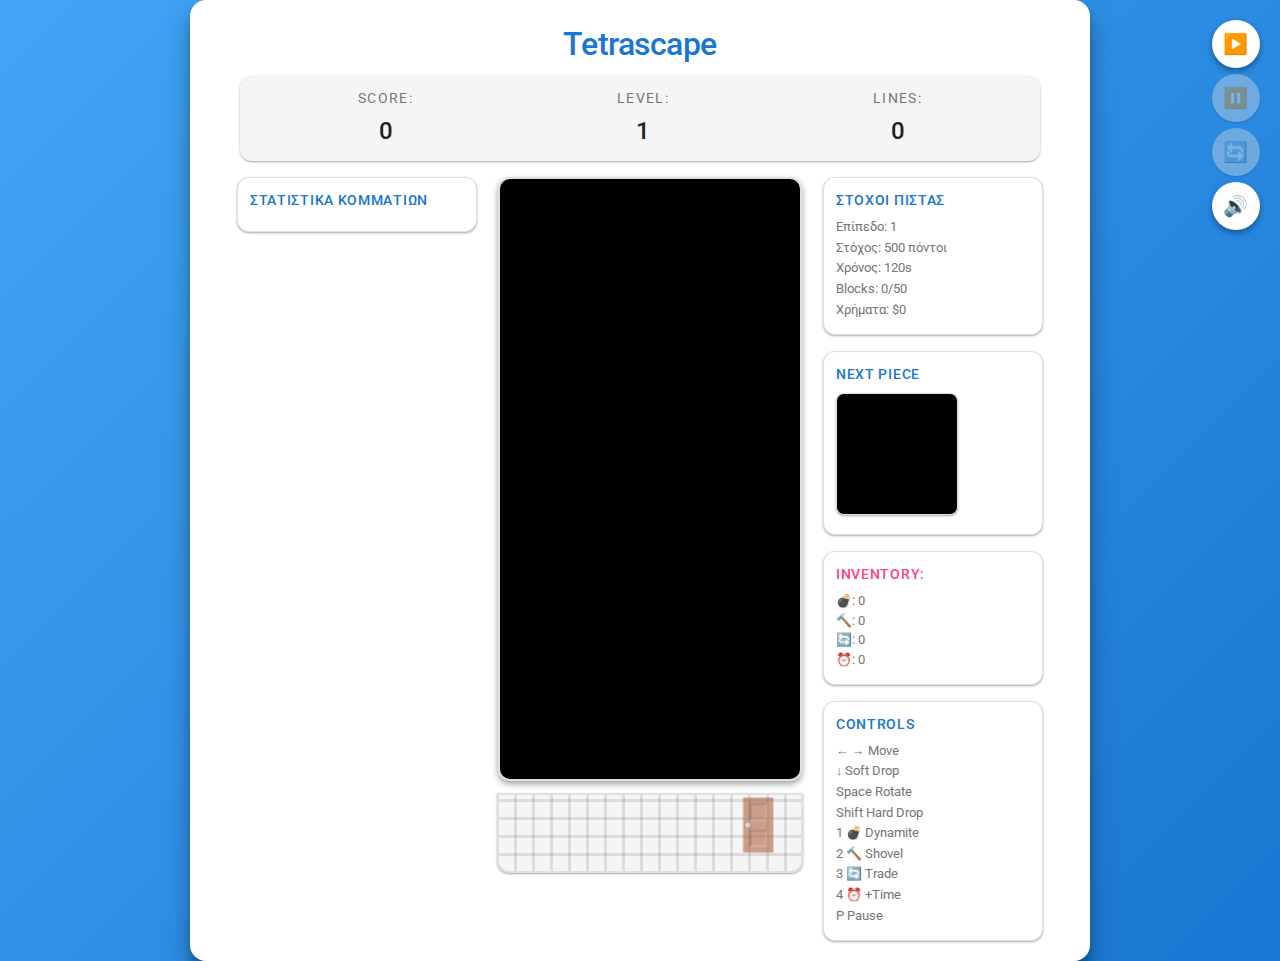
<file: index.html>
<!DOCTYPE html>
<html lang="el">
<head>
    <meta charset="UTF-8">
    <meta name="viewport" content="width=device-width, initial-scale=1.0">
    <title>Tetrascape - Tetris Game</title>
    <link rel="stylesheet" href="styles.css">
</head>
<body>
    <div class="game-container">
        <div class="game-header">
            <h1>Tetrascape</h1>
            <div class="score-panel">
                <div class="score">
                    <span>Score:</span>
                    <span id="score">0</span>
                </div>
                <div class="level">
                    <span>Level:</span>
                    <span id="level">1</span>
                </div>
                <div class="lines">
                    <span>Lines:</span>
                    <span id="lines">0</span>
                </div>
            </div>
        </div>
        
        <div class="game-board">
            <div class="left-panel">
                <div class="piece-stats" id="piece-stats">
                    <h4>Στατιστικά Κομματιών</h4>
                    <div class="stats-grid" id="stats-grid">
                        <!-- Statistics will be populated by JavaScript -->
                    </div>
                </div>
            </div>
            
            <div class="main-game-area">
                <canvas id="tetris-canvas" width="300" height="600"></canvas>
                <div class="character-area">
                    <div class="escape-track">
                        <div class="character" id="character"></div>
                        <div class="exit-door">🚪</div>
                    </div>
                </div>
            </div>
            
            <div class="side-panel">
                <!-- Control Buttons - Right Side -->
                <div class="control-buttons">
                    <button id="start-button" class="control-btn" title="Start Game">▶️</button>
                    <button id="pause-button" class="control-btn" disabled title="Pause">⏸️</button>
                    <button id="restart-button" class="control-btn" disabled title="Restart">🔄</button>
                    <button id="sound-toggle" class="control-btn sound-button" title="Toggle Sound">🔊</button>
                </div>
                <div class="stage-info" id="stage-info">
                    <h3>Στόχοι Πίστας</h3>
                    <p>Επίπεδο: 1</p>
                    <p>Στόχος: 500 πόντοι</p>
                    <p>Χρόνος: 120s</p>
                    <p>Blocks: 0/50</p>
                    <p>Χρήματα: $0</p>
                </div>
                <div class="next-piece">
                    <h3>Next Piece</h3>
                    <canvas id="next-canvas" width="120" height="120"></canvas>
                </div>
                <div class="inventory" id="inventory">
                    <h4>Inventory:</h4>
                    <p>💣: 0</p>
                    <p>🔨: 0</p>
                    <p>🔄: 0</p>
                    <p>⏰: 0</p>
                </div>
                <div class="controls">
                    <h3>Controls</h3>
                    <p>← → Move</p>
                    <p>↓ Soft Drop</p>
                    <p>Space Rotate</p>
                    <p>Shift Hard Drop</p>
                    <p>1 💣 Dynamite</p>
                    <p>2 🔨 Shovel</p>
                    <p>3 🔄 Trade</p>
                    <p>4 ⏰ +Time</p>
                    <p>P Pause</p>
                </div>
            </div>
        </div>
        
        <div class="game-over" id="game-over" style="display: none;">
            <h2>Game Over!</h2>
            <p>Final Score: <span id="final-score">0</span></p>
            <button onclick="location.reload()">Play Again</button>
        </div>
    </div>

    <script src="tetris.js"></script>
</body>
</html>
</file>
<file: styles.css>
/* Material Design Tetrascape Styles */
@import url('https://fonts.googleapis.com/css2?family=Roboto:wght@300;400;500;700&display=swap');

* {
    margin: 0;
    padding: 0;
    box-sizing: border-box;
}

:root {
    /* Material Design Color Palette */
    --primary: #1976d2;
    --primary-dark: #1565c0;
    --primary-light: #42a5f5;
    --secondary: #03dac6;
    --secondary-dark: #018786;
    --accent: #ff4081;
    --background: #fafafa;
    --surface: #ffffff;
    --surface-variant: #f5f5f5;
    --on-primary: #ffffff;
    --on-secondary: #000000;
    --on-surface: #212121;
    --on-surface-variant: #757575;
    --outline: #e0e0e0;
    --shadow: rgba(0, 0, 0, 0.2);
    --shadow-light: rgba(0, 0, 0, 0.1);
    
    /* Material Design Elevation Shadows */
    --elevation-1: 0 1px 3px rgba(0, 0, 0, 0.12), 0 1px 2px rgba(0, 0, 0, 0.24);
    --elevation-2: 0 3px 6px rgba(0, 0, 0, 0.16), 0 3px 6px rgba(0, 0, 0, 0.23);
    --elevation-3: 0 10px 20px rgba(0, 0, 0, 0.19), 0 6px 6px rgba(0, 0, 0, 0.23);
    --elevation-4: 0 14px 28px rgba(0, 0, 0, 0.25), 0 10px 10px rgba(0, 0, 0, 0.22);
    --elevation-5: 0 19px 38px rgba(0, 0, 0, 0.30), 0 15px 12px rgba(0, 0, 0, 0.22);
}

body {
    font-family: 'Roboto', -apple-system, BlinkMacSystemFont, 'Segoe UI', sans-serif;
    background: linear-gradient(135deg, var(--primary-light) 0%, var(--primary) 100%);
    min-height: 100vh;
    display: flex;
    justify-content: center;
    align-items: center;
    color: var(--on-surface);
    position: relative;
    line-height: 1.5;
}

.control-buttons {
    position: fixed;
    top: 20px;
    right: 20px;
    display: flex;
    flex-direction: column;
    gap: 6px;
    z-index: 1000;
}

.control-btn {
    width: 48px;
    height: 48px;
    border: none;
    background: var(--surface);
    color: var(--on-surface);
    font-size: 20px;
    cursor: pointer;
    border-radius: 50%;
    box-shadow: var(--elevation-2);
    transition: all 0.2s cubic-bezier(0.4, 0, 0.2, 1);
    display: flex;
    align-items: center;
    justify-content: center;
}

.control-btn:hover:not(:disabled) {
    box-shadow: var(--elevation-3);
    transform: translateY(-2px);
    background: var(--surface-variant);
}

.control-btn:disabled {
    opacity: 0.38;
    cursor: not-allowed;
    transform: none;
    box-shadow: var(--elevation-1);
}

.control-btn:active:not(:disabled) {
    box-shadow: var(--elevation-1);
    transform: translateY(0);
}

.game-container {
    background: var(--surface);
    border-radius: 16px;
    padding: 20px;
    box-shadow: var(--elevation-4);
    max-width: 900px;
    width: 90%;
}

.game-header {
    text-align: center;
    margin-bottom: 16px;
    max-width: 800px; /* Constrain to content width */
    margin-left: auto;
    margin-right: auto;
}

.game-header h1 {
    font-size: 2rem;
    font-weight: 500;
    margin-bottom: 8px;
    color: var(--primary);
    letter-spacing: -0.01562em;
}

.score-panel {
    display: flex;
    justify-content: space-around;
    background: var(--surface-variant);
    padding: 12px 16px;
    border-radius: 12px;
    margin-bottom: 16px;
    box-shadow: var(--elevation-1);
    max-width: 800px; /* Match header width */
    margin-left: auto;
    margin-right: auto;
}

.score-panel > div {
    text-align: center;
    display: flex;
    flex-direction: column;
    gap: 4px;
}

.score-panel span:first-child {
    font-size: 0.875rem;
    font-weight: 400;
    color: var(--on-surface-variant);
    text-transform: uppercase;
    letter-spacing: 0.1em;
}

.score-panel span:last-child {
    font-size: 1.5rem;
    font-weight: 500;
    color: var(--on-surface);
}

.timer-progress-bar-container {
    height: 4px;
    background: var(--outline);
    border-radius: 2px;
    overflow: hidden;
    margin-top: 8px;
}

#time-progress {
    height: 100%;
    background: linear-gradient(90deg, var(--secondary) 0%, var(--primary) 100%);
    border-radius: 2px;
    transition: width 0.3s cubic-bezier(0.4, 0, 0.2, 1);
}

.game-board {
    display: flex;
    gap: 20px;
    align-items: flex-start;
    justify-content: center;
}

.left-panel {
    display: flex;
    flex-direction: column;
    gap: 16px;
    min-width: 240px;
    flex: 0 0 240px;
}

.side-panel {
    display: flex;
    flex-direction: column;
    gap: 16px;
    min-width: 240px;
    flex: 0 0 240px;
}

.piece-stats {
    background: var(--surface);
    padding: 12px;
    border-radius: 12px;
    border: 1px solid var(--outline);
    box-shadow: var(--elevation-1);
}

.piece-stats h4 {
    margin-bottom: 8px;
    font-size: 0.875rem;
    font-weight: 500;
    color: var(--primary);
    text-transform: uppercase;
    letter-spacing: 0.05em;
}

.stats-grid {
    display: grid;
    grid-template-columns: 1fr;
    gap: 6px;
    font-size: 0.8rem;
}

.stat-item {
    display: flex;
    align-items: center;
    gap: 8px;
    padding: 6px;
    background: var(--surface-variant);
    border-radius: 6px;
    transition: background-color 0.2s cubic-bezier(0.4, 0, 0.2, 1);
}

.stat-item:hover {
    background: var(--outline);
}

.piece-canvas {
    width: 28px;
    height: 28px;
    background: var(--surface);
    border-radius: 4px;
    border: 1px solid var(--outline);
    box-shadow: var(--elevation-1);
}

.stat-numbers {
    flex: 1;
    text-align: right;
    display: flex;
    flex-direction: column;
    gap: 2px;
}

.stat-count {
    color: var(--on-surface);
    font-weight: 500;
}

.stat-percent {
    color: var(--secondary-dark);
    font-size: 0.75rem;
    font-weight: 400;
}

#tetris-canvas {
    border: 2px solid var(--outline);
    border-radius: 12px;
    background: #000;
    box-shadow: var(--elevation-2);
    transition: box-shadow 0.2s cubic-bezier(0.4, 0, 0.2, 1);
}

#tetris-canvas:focus {
    outline: 2px solid var(--primary);
    outline-offset: 2px;
}

.side-panel {
    display: flex;
    flex-direction: column;
    gap: 16px;
    min-width: 220px;
    flex: 0 0 220px;
}

.stage-info {
    background: var(--surface);
    padding: 12px;
    border-radius: 12px;
    border: 1px solid var(--outline);
    box-shadow: var(--elevation-1);
}

.stage-info h3 {
    margin-bottom: 8px;
    font-size: 0.875rem;
    font-weight: 500;
    color: var(--primary);
    text-transform: uppercase;
    letter-spacing: 0.05em;
}

.stage-info p {
    margin: 4px 0;
    font-size: 0.8rem;
    color: var(--on-surface-variant);
    line-height: 1.3;
}

.inventory {
    background: var(--surface);
    padding: 12px;
    border-radius: 12px;
    border: 1px solid var(--outline);
    box-shadow: var(--elevation-1);
}

.inventory h4 {
    margin-bottom: 8px;
    font-size: 0.875rem;
    font-weight: 500;
    color: var(--accent);
    text-transform: uppercase;
    letter-spacing: 0.05em;
}

.inventory p {
    margin: 3px 0;
    font-size: 0.8rem;
    color: var(--on-surface-variant);
    line-height: 1.3;
}

.next-piece {
    background: var(--surface);
    padding: 12px;
    border-radius: 12px;
    border: 1px solid var(--outline);
    box-shadow: var(--elevation-1);
}

.next-piece h3 {
    margin-bottom: 8px;
    font-size: 0.875rem;
    font-weight: 500;
    color: var(--primary);
    text-transform: uppercase;
    letter-spacing: 0.05em;
}

#next-canvas {
    border: 1px solid var(--outline);
    border-radius: 8px;
    background: #000;
    box-shadow: var(--elevation-1);
}

.controls {
    background: var(--surface);
    padding: 12px;
    border-radius: 12px;
    border: 1px solid var(--outline);
    box-shadow: var(--elevation-1);
}

.controls h3 {
    margin-bottom: 8px;
    font-size: 0.875rem;
    font-weight: 500;
    color: var(--primary);
    text-transform: uppercase;
    letter-spacing: 0.05em;
}

.controls p {
    margin: 4px 0;
    font-size: 0.8rem;
    color: var(--on-surface-variant);
    line-height: 1.3;
}

button {
    padding: 12px 24px;
    border: none;
    border-radius: 8px;
    background: var(--primary);
    color: var(--on-primary);
    font-weight: 500;
    cursor: pointer;
    transition: all 0.2s cubic-bezier(0.4, 0, 0.2, 1);
    font-size: 0.875rem;
    text-transform: uppercase;
    letter-spacing: 0.1em;
    box-shadow: var(--elevation-1);
    font-family: inherit;
}

button:hover:not(:disabled) {
    background: var(--primary-dark);
    box-shadow: var(--elevation-2);
    transform: translateY(-2px);
}

button:disabled {
    opacity: 0.38;
    cursor: not-allowed;
    transform: none;
    background: var(--outline);
    color: var(--on-surface-variant);
    box-shadow: none;
}

button:active:not(:disabled) {
    transform: translateY(0);
    box-shadow: var(--elevation-1);
}

.sound-button.muted {
    background: var(--outline);
    color: var(--on-surface-variant);
}

.main-game-area {
    display: flex;
    flex-direction: column;
    align-items: center;
    gap: 12px;
    flex: 0 0 auto;
}

.character-area {
    width: 306px;
    height: 80px;
    background: var(--surface-variant);
    border: 2px solid var(--outline);
    border-radius: 0 0 12px 12px;
    position: relative;
    overflow: hidden;
    box-shadow: var(--elevation-1);
}

.escape-track {
    position: relative;
    width: 100%;
    height: 100%;
    background: linear-gradient(90deg, var(--surface-variant) 0%, var(--outline) 50%, var(--surface-variant) 100%);
    background-image: 
        repeating-linear-gradient(90deg, 
            transparent, 
            transparent 15px, 
            rgba(0, 0, 0, 0.1) 15px, 
            rgba(0, 0, 0, 0.1) 18px),
        repeating-linear-gradient(0deg, 
            transparent, 
            transparent 15px, 
            rgba(0, 0, 0, 0.1) 15px, 
            rgba(0, 0, 0, 0.1) 18px);
}

.character {
    position: absolute;
    bottom: 8px;
    left: 12px;
    width: 40px;
    height: 60px;
    transition: left 0.5s cubic-bezier(0.4, 0, 0.2, 1);
    z-index: 10;
    transform: scaleX(-1);
    display: flex;
    align-items: center;
    justify-content: center;
    font-size: 35px;
}

.exit-door {
    position: absolute;
    right: 12px;
    bottom: 8px;
    font-size: 50px;
    opacity: 0.6;
    color: var(--primary);
}

.character.waiting {
    animation: characterIdle 2s ease-in-out infinite;
}

.character.working {
    animation: characterWorking 0.3s ease-in-out infinite;
}

.character.escaping {
    animation: characterRunning 0.2s ease-in-out infinite;
}

.character.dynamite-animation {
    animation: dynamiteThrow 1s cubic-bezier(0.4, 0, 0.2, 1);
}

.character.shovel-animation {
    animation: shovelDig 1.5s cubic-bezier(0.4, 0, 0.2, 1);
}

.character.trade-animation {
    animation: tradeHandoff 1s cubic-bezier(0.4, 0, 0.2, 1);
}

.character.slow-animation {
    animation: slowTime 1s cubic-bezier(0.4, 0, 0.2, 1);
}

.character.escape-animation {
    animation: escapeRun 2s cubic-bezier(0.4, 0, 0.2, 1) forwards;
}

@keyframes characterIdle {
    0%, 100% { transform: scaleX(-1) translateY(0) scale(1); }
    50% { transform: scaleX(-1) translateY(-4px) scale(1.02); }
}

@keyframes characterWorking {
    0%, 100% { transform: scaleX(-1) rotate(0deg) translateY(0) scale(1); }
    25% { transform: scaleX(-1) rotate(-2deg) translateY(-2px) scale(1.05); }
    75% { transform: scaleX(-1) rotate(2deg) translateY(-2px) scale(1.05); }
}

@keyframes characterRunning {
    0%, 100% { transform: scaleX(-1) translateY(0) scaleY(1); }
    50% { transform: scaleX(-1.1) translateY(-6px) scaleY(0.95); }
}

@keyframes dynamiteThrow {
    0% { transform: scaleX(-1) translateY(0) rotate(0deg) scale(1); }
    20% { transform: scaleX(-1) translateY(-10px) rotate(-15deg) scale(1.2); }
    40% { transform: scaleX(-1) translateY(-15px) rotate(20deg) scale(1.3); }
    60% { transform: scaleX(-1) translateY(-8px) rotate(-10deg) scale(1.1); filter: brightness(1.5); }
    80% { transform: scaleX(-1) translateY(2px) rotate(5deg) scale(0.9); filter: brightness(2); }
    100% { transform: scaleX(-1) translateY(0) rotate(0deg) scale(1); filter: brightness(1); }
}

@keyframes shovelDig {
    0% { transform: scaleX(-1) translateY(0) rotate(0deg) scale(1); }
    15% { transform: scaleX(-1) translateY(-8px) rotate(-20deg) scale(1.1); }
    30% { transform: scaleX(-1) translateY(5px) rotate(25deg) scale(1.2); }
    45% { transform: scaleX(-1) translateY(-5px) rotate(-15deg) scale(1.1); }
    60% { transform: scaleX(-1) translateY(3px) rotate(20deg) scale(1.1); }
    75% { transform: scaleX(-1) translateY(-3px) rotate(-10deg) scale(1.05); }
    90% { transform: scaleX(-1) translateY(1px) rotate(5deg) scale(1.02); }
    100% { transform: scaleX(-1) translateY(0) rotate(0deg) scale(1); }
}

@keyframes tradeHandoff {
    0% { transform: scaleX(-1) translateX(0) rotate(0deg) scale(1); }
    20% { transform: scaleX(-1) translateX(-15px) rotate(20deg) scale(1.1); }
    40% { transform: scaleX(-1) translateX(-8px) rotate(-15deg) scale(1.2); }
    60% { transform: scaleX(-1) translateX(8px) rotate(15deg) scale(1.1); }
    80% { transform: scaleX(-1) translateX(3px) rotate(-5deg) scale(1.05); }
    100% { transform: scaleX(-1) translateX(0) rotate(0deg) scale(1); }
}

@keyframes slowTime {
    0% { transform: scaleX(-1) scale(1) rotate(0deg); filter: hue-rotate(0deg) brightness(1); }
    25% { transform: scaleX(-1.2) scale(1.1) rotate(90deg); filter: hue-rotate(120deg) brightness(1.3); }
    50% { transform: scaleX(-0.8) scale(1.2) rotate(180deg); filter: hue-rotate(240deg) brightness(1.5); }
    75% { transform: scaleX(-1.1) scale(1.1) rotate(270deg); filter: hue-rotate(120deg) brightness(1.3); }
    100% { transform: scaleX(-1) scale(1) rotate(360deg); filter: hue-rotate(0deg) brightness(1); }
}

@keyframes escapeRun {
    0% { 
        left: 12px;
        transform: scaleX(-1) scaleY(1);
        filter: brightness(1);
    }
    30% {
        left: calc(30% - 20px);
        transform: scaleX(-1.3) scaleY(0.8);
        filter: brightness(1.2);
    }
    60% {
        left: calc(60% - 20px);
        transform: scaleX(-1.5) scaleY(0.7);
        filter: brightness(1.4);
    }
    90% { 
        left: calc(100% - 60px);
        transform: scaleX(-1.8) scaleY(0.5);
        filter: brightness(1.6);
    }
    100% { 
        left: calc(100% - 12px);
        transform: scaleX(-0.1) scaleY(2);
        opacity: 0;
        filter: brightness(2);
    }
}

.block-pop {
    animation: blockPop 0.4s cubic-bezier(0.4, 0, 0.2, 1) forwards;
}

@keyframes blockPop {
    0% {
        transform: scale(1) rotate(0deg);
        opacity: 1;
        filter: brightness(1) saturate(1);
    }
    25% {
        transform: scale(1.2) rotate(10deg);
        opacity: 1;
        filter: brightness(1.3) saturate(1.2);
    }
    50% {
        transform: scale(1.5) rotate(-8deg);
        opacity: 0.8;
        filter: brightness(1.6) saturate(1.4);
    }
    75% {
        transform: scale(1.8) rotate(12deg);
        opacity: 0.5;
        filter: brightness(2) saturate(1.6) blur(1px);
    }
    100% {
        transform: scale(2.2) rotate(0deg);
        opacity: 0;
        filter: brightness(2.5) saturate(2) blur(2px);
    }
}

/* Store Modal Styles */
.store-modal {
    position: fixed;
    top: 0;
    left: 0;
    width: 100%;
    height: 100%;
    background: rgba(0, 0, 0, 0.6);
    display: flex;
    justify-content: center;
    align-items: center;
    z-index: 1000;
    animation: fadeIn 0.3s cubic-bezier(0.4, 0, 0.2, 1);
    backdrop-filter: blur(4px);
}

@keyframes fadeIn {
    from { opacity: 0; }
    to { opacity: 1; }
}

.store-content {
    background: var(--surface);
    border-radius: 16px;
    padding: 16px;
    text-align: center;
    max-width: min(420px, 85vw);
    width: 100%;
    max-height: min(90vh, 700px);
    overflow-y: auto;
    box-shadow: var(--elevation-5);
    animation: slideIn 0.3s cubic-bezier(0.4, 0, 0.2, 1);
    border: 1px solid var(--outline);
    margin: 8px;
}

@keyframes slideIn {
    from { transform: translateY(-32px); opacity: 0; }
    to { transform: translateY(0); opacity: 1; }
}

.store-content h2 {
    color: var(--primary);
    margin-bottom: 12px;
    font-size: 1.4rem;
    font-weight: 500;
    letter-spacing: -0.01562em;
}

.completion-stats {
    background: var(--surface-variant);
    padding: 10px;
    border-radius: 8px;
    margin-bottom: 12px;
    border: 1px solid var(--outline);
}

.completion-stats p {
    margin: 4px 0;
    font-size: 0.875rem;
    color: var(--on-surface);
    line-height: 1.4;
}

.earned-money {
    color: var(--secondary-dark);
    font-weight: 500;
}

.total-money {
    color: #f57c00;
    font-weight: 500;
}

.store-content h3 {
    color: var(--accent);
    margin-bottom: 8px;
    font-size: 1rem;
    font-weight: 500;
}

.store-items {
    display: grid;
    grid-template-columns: 1fr 1fr;
    gap: 6px;
    margin: 10px 0;
}

.store-item {
    background: var(--surface);
    padding: 6px;
    border-radius: 8px;
    display: flex;
    flex-direction: column;
    gap: 4px;
    transition: all 0.2s cubic-bezier(0.4, 0, 0.2, 1);
    border: 1px solid var(--outline);
    box-shadow: var(--elevation-1);
    text-align: center;
    min-width: 0; /* Allow items to shrink */
}

.store-item:hover:not(.disabled) {
    box-shadow: var(--elevation-2);
    transform: translateY(-2px);
    border-color: var(--primary);
}

.store-item.disabled {
    opacity: 0.38;
    background: var(--surface-variant);
}

.item-icon {
    font-size: 1.3rem;
    margin-bottom: 1px;
}

.item-info {
    display: flex;
    flex-direction: column;
    gap: 1px;
    text-align: center;
}

.item-name {
    font-size: 0.8rem;
    font-weight: 500;
    color: var(--on-surface);
    line-height: 1.2;
}

.item-desc {
    font-size: 0.7rem;
    color: var(--on-surface-variant);
    line-height: 1.2;
    display: -webkit-box;
    -webkit-line-clamp: 2;
    line-clamp: 2;
    -webkit-box-orient: vertical;
    overflow: hidden;
    text-overflow: ellipsis;
}

.item-price {
    font-size: 0.8rem;
    color: #f57c00;
    font-weight: 500;
}

.item-inventory {
    font-size: 0.7rem;
    color: var(--on-surface-variant);
}

.item-inventory span {
    color: var(--secondary-dark);
    font-weight: 500;
}

.store-item button {
    padding: 4px 6px;
    font-size: 0.65rem;
    border-radius: 6px;
    transition: all 0.2s cubic-bezier(0.4, 0, 0.2, 1);
    border: none;
    background: var(--primary);
    color: var(--on-primary);
    font-weight: 500;
    text-transform: uppercase;
    letter-spacing: 0.05em;
    cursor: pointer;
    box-shadow: var(--elevation-1);
    min-height: 24px;
}

.store-item button:hover:not(:disabled) {
    background: var(--primary-dark);
    box-shadow: var(--elevation-2);
}

.store-item button:disabled {
    background: var(--outline);
    color: var(--on-surface-variant);
    cursor: not-allowed;
    box-shadow: none;
}

.store-actions {
    margin-top: 12px;
}

.next-level-btn {
    padding: 10px 20px;
    font-size: 0.875rem;
    background: var(--secondary);
    border: none;
    border-radius: 8px;
    color: var(--on-secondary);
    font-weight: 500;
    cursor: pointer;
    transition: all 0.2s cubic-bezier(0.4, 0, 0.2, 1);
    box-shadow: var(--elevation-2);
    text-transform: uppercase;
    letter-spacing: 0.1em;
}

.next-level-btn:hover {
    background: var(--secondary-dark);
    box-shadow: var(--elevation-3);
    transform: translateY(-2px);
}

/* Achievements */
.achievements {
    background: var(--surface-variant);
    padding: 20px;
    border-radius: 12px;
    margin: 20px 0;
    border: 1px solid var(--outline);
    box-shadow: var(--elevation-1);
}

.achievements h3 {
    color: #f57c00;
    margin-bottom: 16px;
    font-size: 1.125rem;
    font-weight: 500;
}

.achievement-list {
    display: flex;
    flex-direction: column;
    gap: 8px;
}

.achievement {
    background: #fff3e0;
    padding: 12px 16px;
    border-radius: 8px;
    border-left: 4px solid #f57c00;
    color: var(--on-surface);
    font-size: 0.875rem;
    box-shadow: var(--elevation-1);
    transition: transform 0.2s cubic-bezier(0.4, 0, 0.2, 1);
}

.achievement:hover {
    transform: translateX(4px);
}

/* Game Over Modal */
.game-over {
    position: fixed;
    top: 0;
    left: 0;
    width: 100%;
    height: 100%;
    background: rgba(0, 0, 0, 0.6);
    display: flex;
    flex-direction: column;
    justify-content: center;
    align-items: center;
    z-index: 1000;
    backdrop-filter: blur(4px);
}

.game-over h2 {
    font-size: 3rem;
    margin-bottom: 24px;
    color: var(--accent);
    font-weight: 500;
    text-align: center;
}

.game-over p {
    font-size: 1.25rem;
    margin-bottom: 32px;
    color: var(--surface);
    text-align: center;
}

.game-over button {
    font-size: 1rem;
    padding: 16px 32px;
    background: var(--surface);
    color: var(--on-surface);
    box-shadow: var(--elevation-3);
}

/* Material Design responsive breakpoints */
@media (max-width: 1000px) {
    .game-container {
        width: 95%;
        padding: 18px;
        max-width: 95%;
    }
    
    .game-board {
        gap: 18px;
    }
    
    .game-header {
        max-width: 100%;
    }
    
    .score-panel {
        max-width: 100%;
    }
}

@media (max-width: 900px) {
    .game-container {
        width: 98%;
        padding: 16px;
    }
    
    .game-board {
        gap: 16px;
    }
    
    .left-panel,
    .side-panel {
        min-width: 220px;
        flex: 0 0 220px;
    }
    
    .game-header {
        max-width: 100%;
    }
    
    .score-panel {
        max-width: 100%;
    }
}

@media (max-width: 960px) {
    .control-buttons {
        position: relative;
        top: 0;
        right: 0;
        flex-direction: row;
        justify-content: center;
        margin: 16px 0;
        order: -1;
    }
    
    .control-btn {
        width: 48px;
        height: 48px;
        font-size: 20px;
    }
    
    .game-header {
        max-width: 100%;
    }
    
    .score-panel {
        max-width: 100%;
    }
    
    .game-board {
        flex-direction: column;
        align-items: center;
    }
    
    .left-panel,
    .side-panel {
        flex-direction: row;
        flex-wrap: wrap;
        justify-content: center;
        min-width: auto;
        width: 100%;
        max-width: 600px;
    }
    
    .piece-stats,
    .stage-info,
    .inventory,
    .next-piece,
    .controls {
        flex: 1;
        min-width: 280px;
    }
    
    .store-items {
        grid-template-columns: 1fr;
        gap: 6px;
    }
    
    .store-content {
        padding: 12px;
        margin: 6px;
        max-width: min(320px, 85vw);
        max-height: min(80vh, 500px);
    }
    
    .store-item {
        padding: 8px;
    }
    
    .item-icon {
        font-size: 1.3rem;
    }
    
    .item-name {
        font-size: 0.75rem;
    }
    
    .item-desc {
        font-size: 0.65rem;
    }
    
    .store-item button {
        padding: 5px 8px;
        font-size: 0.65rem;
        min-height: 24px;
    }
}

/* Extra constraints for high zoom levels or very small viewports */
@media (max-width: 450px), (max-height: 600px) {
    .store-content {
        max-width: min(300px, 90vw);
        padding: 10px;
        margin: 4px;
        max-height: min(85vh, 450px);
    }
    
    .store-content h2 {
        font-size: 1.2rem;
        margin-bottom: 8px;
    }
    
    .completion-stats {
        padding: 8px;
        margin-bottom: 8px;
    }
    
    .completion-stats p {
        font-size: 0.75rem;
        margin: 2px 0;
    }
    
    .store-content h3 {
        font-size: 1rem;
        margin-bottom: 8px;
    }
    
    .store-items {
        gap: 4px;
        margin: 8px 0;
    }
    
    .store-item {
        padding: 6px;
        gap: 4px;
    }
    
    .item-icon {
        font-size: 1.2rem;
        margin-bottom: 1px;
    }
    
    .item-name {
        font-size: 0.7rem;
    }
    
    .item-desc {
        font-size: 0.6rem;
        -webkit-line-clamp: 1;
        line-clamp: 1;
    }
    
    .item-price {
        font-size: 0.7rem;
    }
    
    .item-inventory {
        font-size: 0.6rem;
    }
    
    .store-item button {
        padding: 4px 6px;
        font-size: 0.6rem;
        min-height: 22px;
    }
    
    .next-level-btn {
        padding: 8px 16px;
        font-size: 0.75rem;
    }
    
    .store-actions {
        margin-top: 8px;
    }
}

@media (max-width: 600px) {
    .game-container {
        border-radius: 12px;
        padding: 16px;
    }
    
    .game-header h1 {
        font-size: 2rem;
        margin-bottom: 12px;
    }
    
    .score-panel {
        padding: 12px;
        margin-bottom: 16px;
    }
    
    .score-panel span:first-child {
        font-size: 0.75rem;
    }
    
    .score-panel span:last-child {
        font-size: 1.25rem;
    }
    
    #tetris-canvas {
        width: 250px;
        height: 500px;
    }
    
    .character-area {
        width: 254px;
        height: 70px;
    }
    
    .main-game-area {
        gap: 12px;
    }
}

/* Material Design Credits and Links */
.credits {
    position: fixed;
    bottom: 16px;
    right: 16px;
    font-size: 12px;
    color: var(--on-surface-variant);
    z-index: 1000;
    font-family: 'Roboto', sans-serif;
    background: var(--surface);
    padding: 8px 12px;
    border-radius: 16px;
    box-shadow: var(--elevation-1);
    border: 1px solid var(--outline);
    transition: all 0.2s cubic-bezier(0.4, 0, 0.2, 1);
}

.credits:hover {
    color: var(--on-surface);
    box-shadow: var(--elevation-2);
    transform: translateY(-2px);
}

.github-link {
    position: fixed;
    bottom: 16px;
    left: 16px;
    font-size: 12px;
    z-index: 1000;
    font-family: 'Roboto', sans-serif;
    background: var(--surface);
    padding: 8px 12px;
    border-radius: 16px;
    box-shadow: var(--elevation-1);
    border: 1px solid var(--outline);
    transition: all 0.2s cubic-bezier(0.4, 0, 0.2, 1);
}

.github-link a {
    color: var(--on-surface-variant);
    text-decoration: none;
}

.github-link:hover {
    box-shadow: var(--elevation-2);
    transform: translateY(-2px);
}

.github-link:hover a {
    color: var(--primary);
}
</file>
